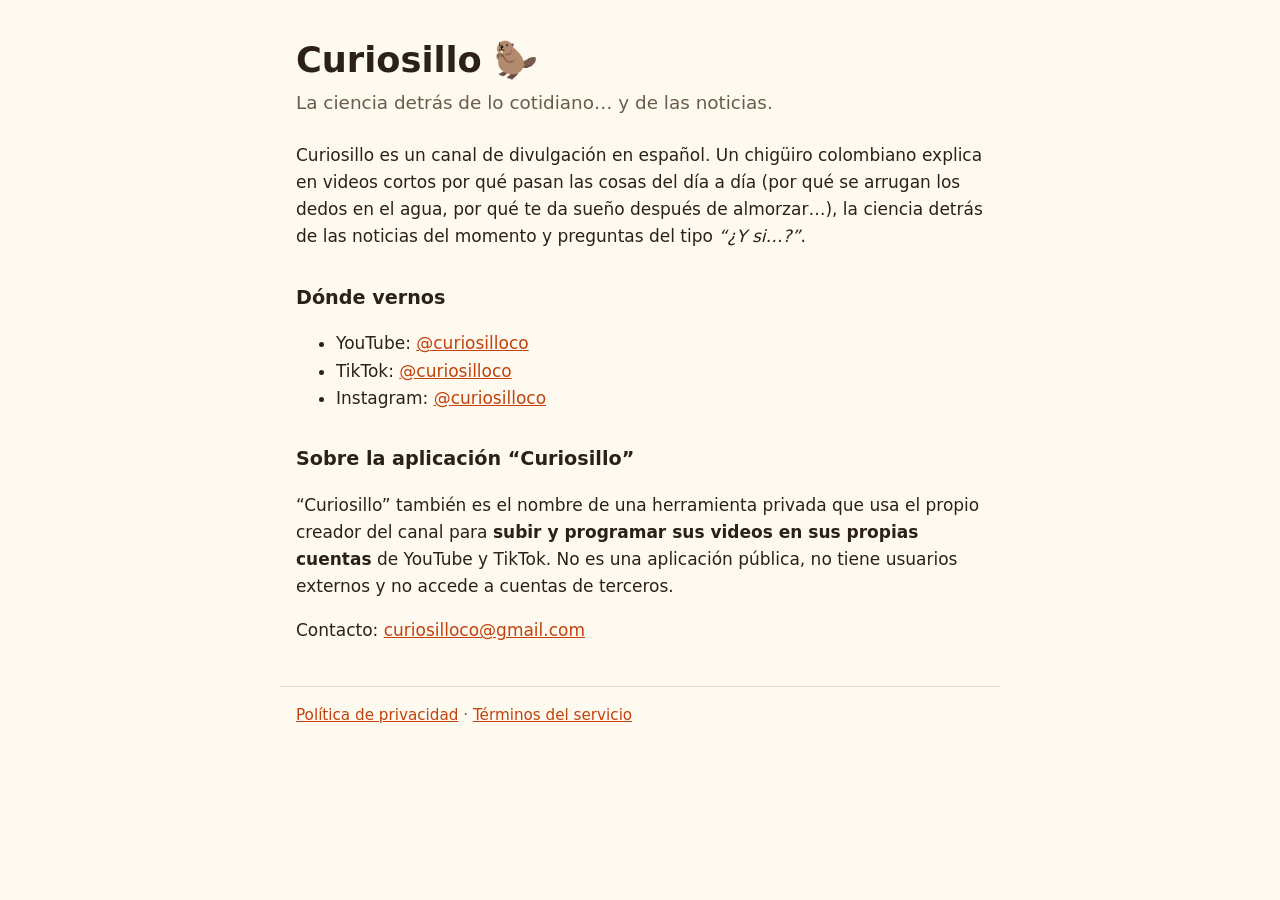
<file: index.html>
<!doctype html>
<html lang="es">
<head>
<meta charset="utf-8">
<meta name="viewport" content="width=device-width, initial-scale=1">
<title>Curiosillo</title>
<meta name="description" content="Curiosillo: videos cortos de ciencia y curiosidades del día a día, explicados por un chigüiro colombiano.">
<link rel="stylesheet" href="estilo.css">
</head>
<body>
<main>
  <header>
    <h1>Curiosillo 🦫</h1>
    <p class="lema">La ciencia detrás de lo cotidiano… y de las noticias.</p>
  </header>

  <p>Curiosillo es un canal de divulgación en español. Un chigüiro colombiano explica en videos cortos
  por qué pasan las cosas del día a día (por qué se arrugan los dedos en el agua, por qué te da sueño después
  de almorzar…), la ciencia detrás de las noticias del momento y preguntas del tipo <em>“¿Y si…?”</em>.</p>

  <h2>Dónde vernos</h2>
  <ul>
    <li>YouTube: <a href="https://www.youtube.com/@curiosilloco">@curiosilloco</a></li>
    <li>TikTok: <a href="https://www.tiktok.com/@curiosilloco">@curiosilloco</a></li>
    <li>Instagram: <a href="https://www.instagram.com/curiosilloco">@curiosilloco</a></li>
  </ul>

  <h2>Sobre la aplicación “Curiosillo”</h2>
  <p>“Curiosillo” también es el nombre de una herramienta privada que usa el propio creador del canal para
  <strong>subir y programar sus videos en sus propias cuentas</strong> de YouTube y TikTok. No es una aplicación
  pública, no tiene usuarios externos y no accede a cuentas de terceros.</p>

  <p>Contacto: <a href="mailto:curiosilloco@gmail.com">curiosilloco@gmail.com</a></p>
</main>
<footer>
  <a href="privacidad.html">Política de privacidad</a> · <a href="terminos.html">Términos del servicio</a>
</footer>
</body>
</html>
</file>
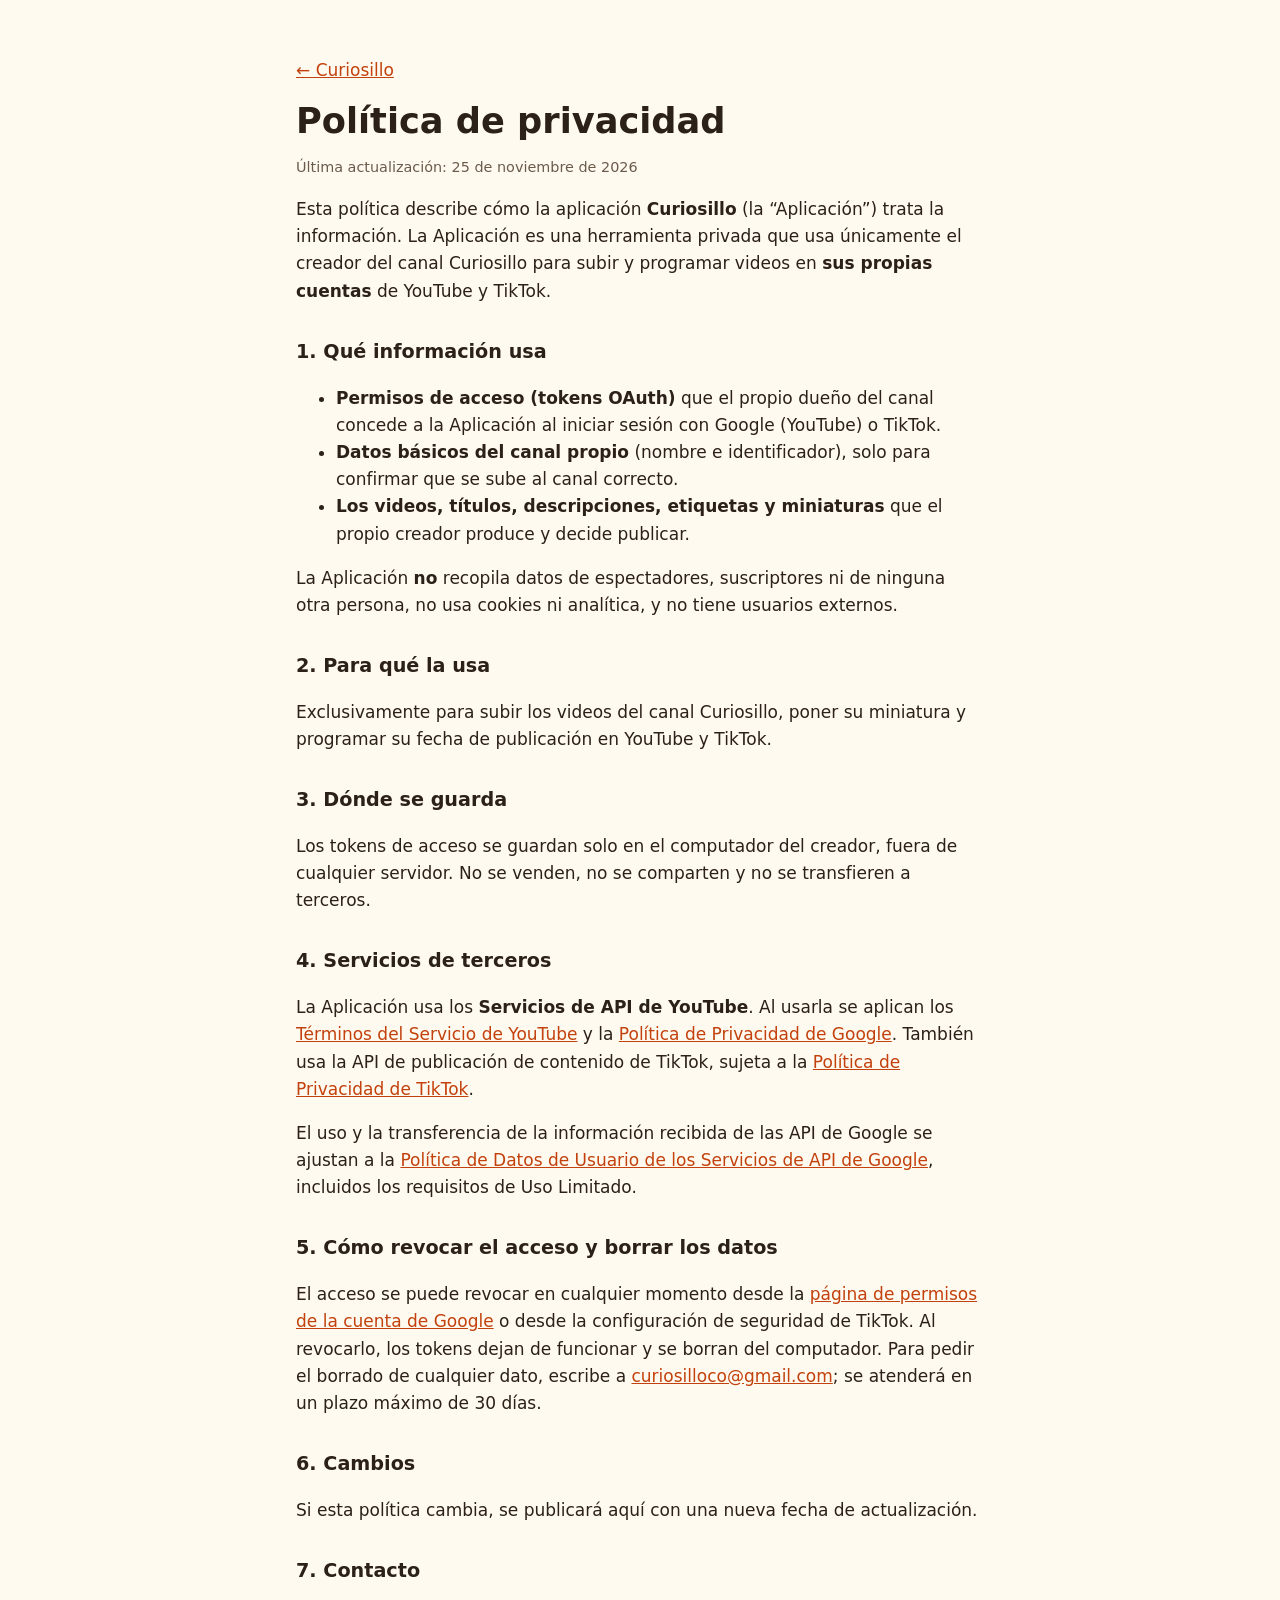
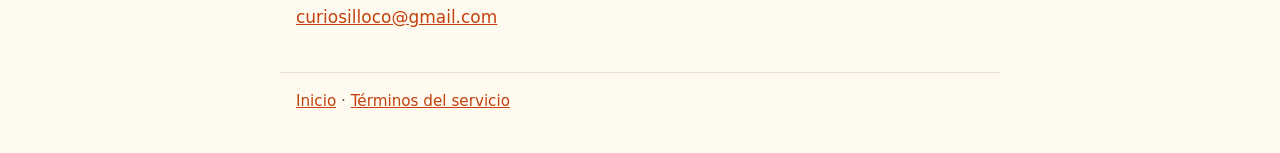
<file: privacidad.html>
<!doctype html>
<html lang="es">
<head>
<meta charset="utf-8">
<meta name="viewport" content="width=device-width, initial-scale=1">
<title>Política de privacidad · Curiosillo</title>
<link rel="stylesheet" href="estilo.css">
</head>
<body>
<main>
  <p><a href="index.html">← Curiosillo</a></p>
  <h1>Política de privacidad</h1>
  <p class="fecha">Última actualización: 25 de noviembre de 2026</p>

  <p>Esta política describe cómo la aplicación <strong>Curiosillo</strong> (la “Aplicación”) trata la información.
  La Aplicación es una herramienta privada que usa únicamente el creador del canal Curiosillo para subir y
  programar videos en <strong>sus propias cuentas</strong> de YouTube y TikTok.</p>

  <h2>1. Qué información usa</h2>
  <ul>
    <li><strong>Permisos de acceso (tokens OAuth)</strong> que el propio dueño del canal concede a la Aplicación al
    iniciar sesión con Google (YouTube) o TikTok.</li>
    <li><strong>Datos básicos del canal propio</strong> (nombre e identificador), solo para confirmar que se sube al canal correcto.</li>
    <li><strong>Los videos, títulos, descripciones, etiquetas y miniaturas</strong> que el propio creador produce y decide publicar.</li>
  </ul>
  <p>La Aplicación <strong>no</strong> recopila datos de espectadores, suscriptores ni de ninguna otra persona,
  no usa cookies ni analítica, y no tiene usuarios externos.</p>

  <h2>2. Para qué la usa</h2>
  <p>Exclusivamente para subir los videos del canal Curiosillo, poner su miniatura y programar su fecha de publicación
  en YouTube y TikTok.</p>

  <h2>3. Dónde se guarda</h2>
  <p>Los tokens de acceso se guardan solo en el computador del creador, fuera de cualquier servidor. No se venden,
  no se comparten y no se transfieren a terceros.</p>

  <h2>4. Servicios de terceros</h2>
  <p>La Aplicación usa los <strong>Servicios de API de YouTube</strong>. Al usarla se aplican los
  <a href="https://www.youtube.com/t/terms">Términos del Servicio de YouTube</a> y la
  <a href="https://policies.google.com/privacy">Política de Privacidad de Google</a>.
  También usa la API de publicación de contenido de TikTok, sujeta a la
  <a href="https://www.tiktok.com/legal/page/global/privacy-policy/es">Política de Privacidad de TikTok</a>.</p>
  <p>El uso y la transferencia de la información recibida de las API de Google se ajustan a la
  <a href="https://developers.google.com/terms/api-services-user-data-policy">Política de Datos de Usuario de los
  Servicios de API de Google</a>, incluidos los requisitos de Uso Limitado.</p>

  <h2>5. Cómo revocar el acceso y borrar los datos</h2>
  <p>El acceso se puede revocar en cualquier momento desde la
  <a href="https://security.google.com/settings/security/permissions">página de permisos de la cuenta de Google</a>
  o desde la configuración de seguridad de TikTok. Al revocarlo, los tokens dejan de funcionar y se borran del computador.
  Para pedir el borrado de cualquier dato, escribe a <a href="mailto:curiosilloco@gmail.com">curiosilloco@gmail.com</a>;
  se atenderá en un plazo máximo de 30 días.</p>

  <h2>6. Cambios</h2>
  <p>Si esta política cambia, se publicará aquí con una nueva fecha de actualización.</p>

  <h2>7. Contacto</h2>
  <p><a href="mailto:curiosilloco@gmail.com">curiosilloco@gmail.com</a></p>
</main>
<footer><a href="index.html">Inicio</a> · <a href="terminos.html">Términos del servicio</a></footer>
</body>
</html>
</file>
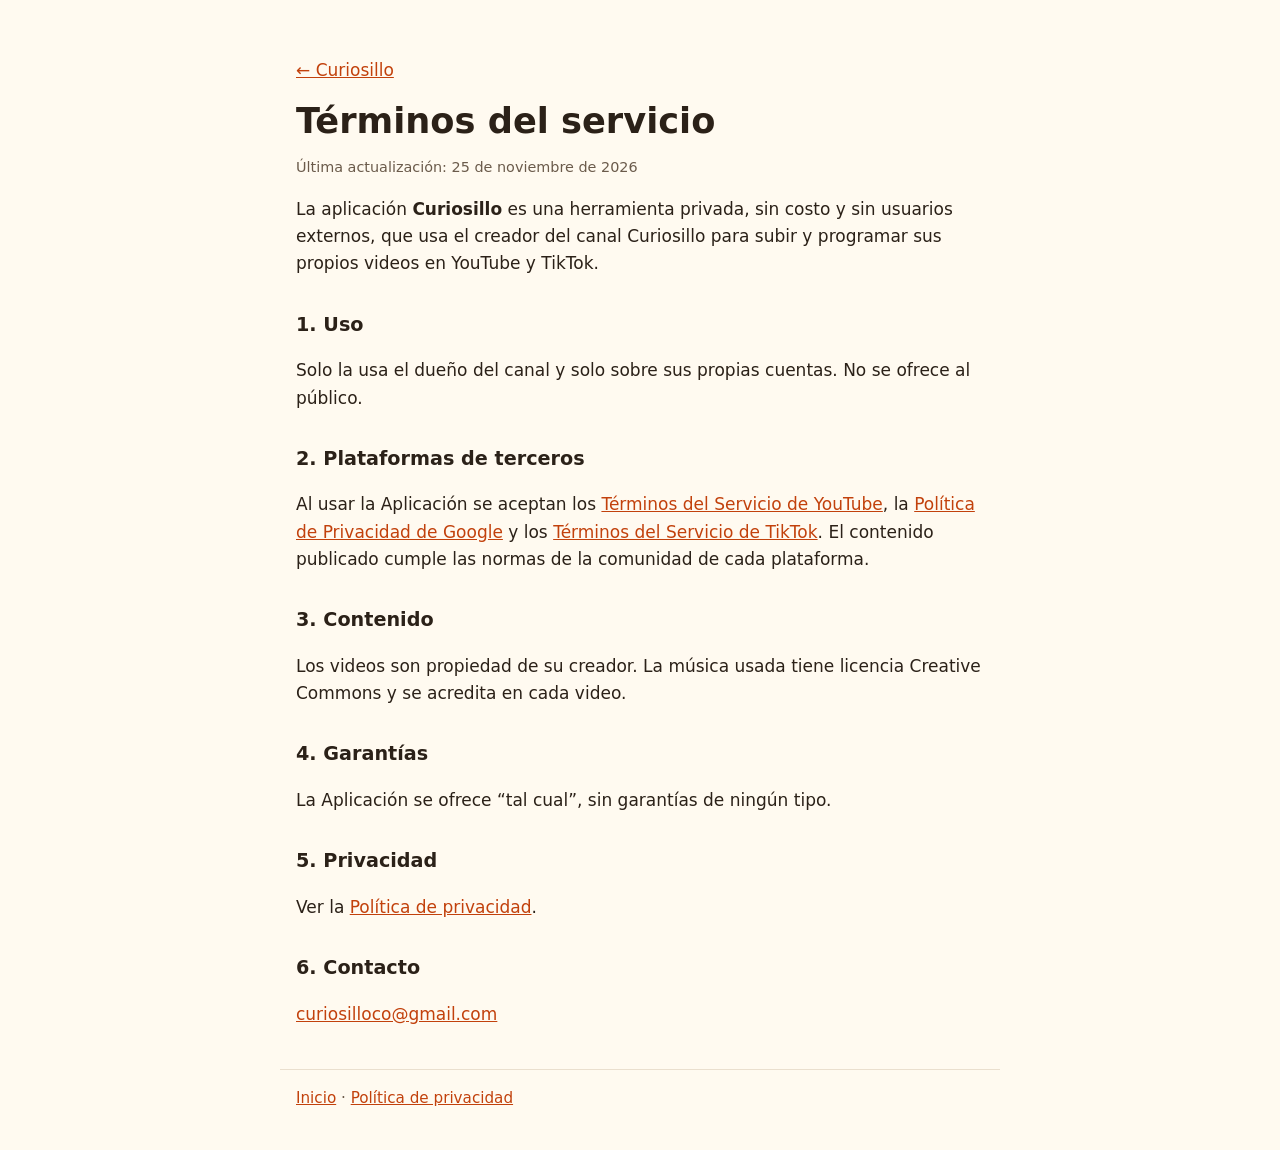
<file: terminos.html>
<!doctype html>
<html lang="es">
<head>
<meta charset="utf-8">
<meta name="viewport" content="width=device-width, initial-scale=1">
<title>Términos del servicio · Curiosillo</title>
<link rel="stylesheet" href="estilo.css">
</head>
<body>
<main>
  <p><a href="index.html">← Curiosillo</a></p>
  <h1>Términos del servicio</h1>
  <p class="fecha">Última actualización: 25 de noviembre de 2026</p>

  <p>La aplicación <strong>Curiosillo</strong> es una herramienta privada, sin costo y sin usuarios externos, que usa el
  creador del canal Curiosillo para subir y programar sus propios videos en YouTube y TikTok.</p>

  <h2>1. Uso</h2>
  <p>Solo la usa el dueño del canal y solo sobre sus propias cuentas. No se ofrece al público.</p>

  <h2>2. Plataformas de terceros</h2>
  <p>Al usar la Aplicación se aceptan los <a href="https://www.youtube.com/t/terms">Términos del Servicio de YouTube</a>,
  la <a href="https://policies.google.com/privacy">Política de Privacidad de Google</a> y los
  <a href="https://www.tiktok.com/legal/page/global/terms-of-service/es">Términos del Servicio de TikTok</a>.
  El contenido publicado cumple las normas de la comunidad de cada plataforma.</p>

  <h2>3. Contenido</h2>
  <p>Los videos son propiedad de su creador. La música usada tiene licencia Creative Commons y se acredita en cada video.</p>

  <h2>4. Garantías</h2>
  <p>La Aplicación se ofrece “tal cual”, sin garantías de ningún tipo.</p>

  <h2>5. Privacidad</h2>
  <p>Ver la <a href="privacidad.html">Política de privacidad</a>.</p>

  <h2>6. Contacto</h2>
  <p><a href="mailto:curiosilloco@gmail.com">curiosilloco@gmail.com</a></p>
</main>
<footer><a href="index.html">Inicio</a> · <a href="privacidad.html">Política de privacidad</a></footer>
</body>
</html>
</file>
<file: estilo.css>
:root { --fondo: #fffaf0; --texto: #2b2118; --suave: #6b5b4b; --acento: #c2410c; --linea: #eadfce; }
@media (prefers-color-scheme: dark) {
  :root { --fondo: #1c1712; --texto: #f3eadf; --suave: #b8a894; --acento: #fb923c; --linea: #3a2f25; }
}
* { box-sizing: border-box; }
body { margin: 0; background: var(--fondo); color: var(--texto);
  font: 17px/1.6 system-ui, -apple-system, "Segoe UI", Roboto, sans-serif; }
main { max-width: 720px; margin: 0 auto; padding: 40px 16px 24px; }
h1 { font-size: 2.2rem; line-height: 1.15; margin: 0 0 8px; }
h2 { font-size: 1.2rem; margin: 32px 0 8px; }
a { color: var(--acento); }
.lema { color: var(--suave); font-size: 1.15rem; margin: 0 0 24px; }
.fecha { color: var(--suave); font-size: .9rem; }
footer { max-width: 720px; margin: 0 auto; padding: 16px 16px 40px; border-top: 1px solid var(--linea);
  color: var(--suave); font-size: .95rem; }
</file>
